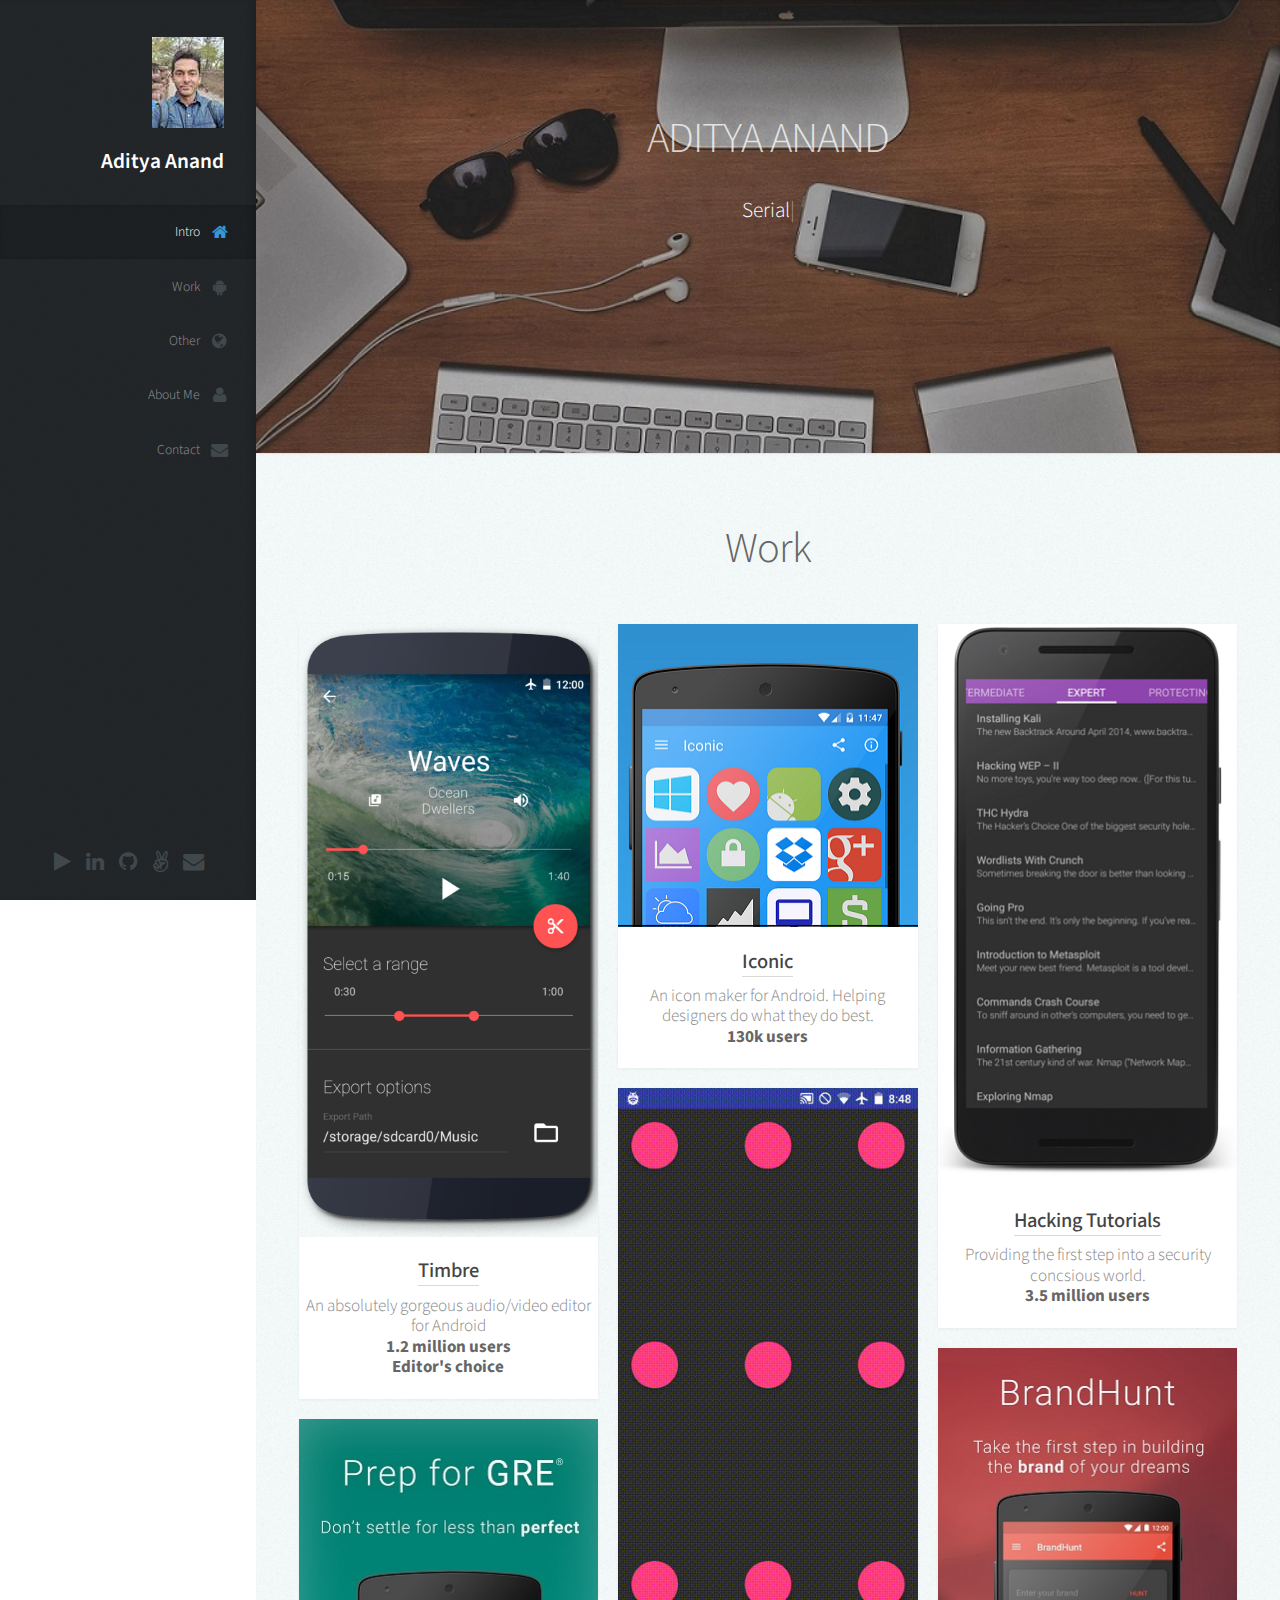
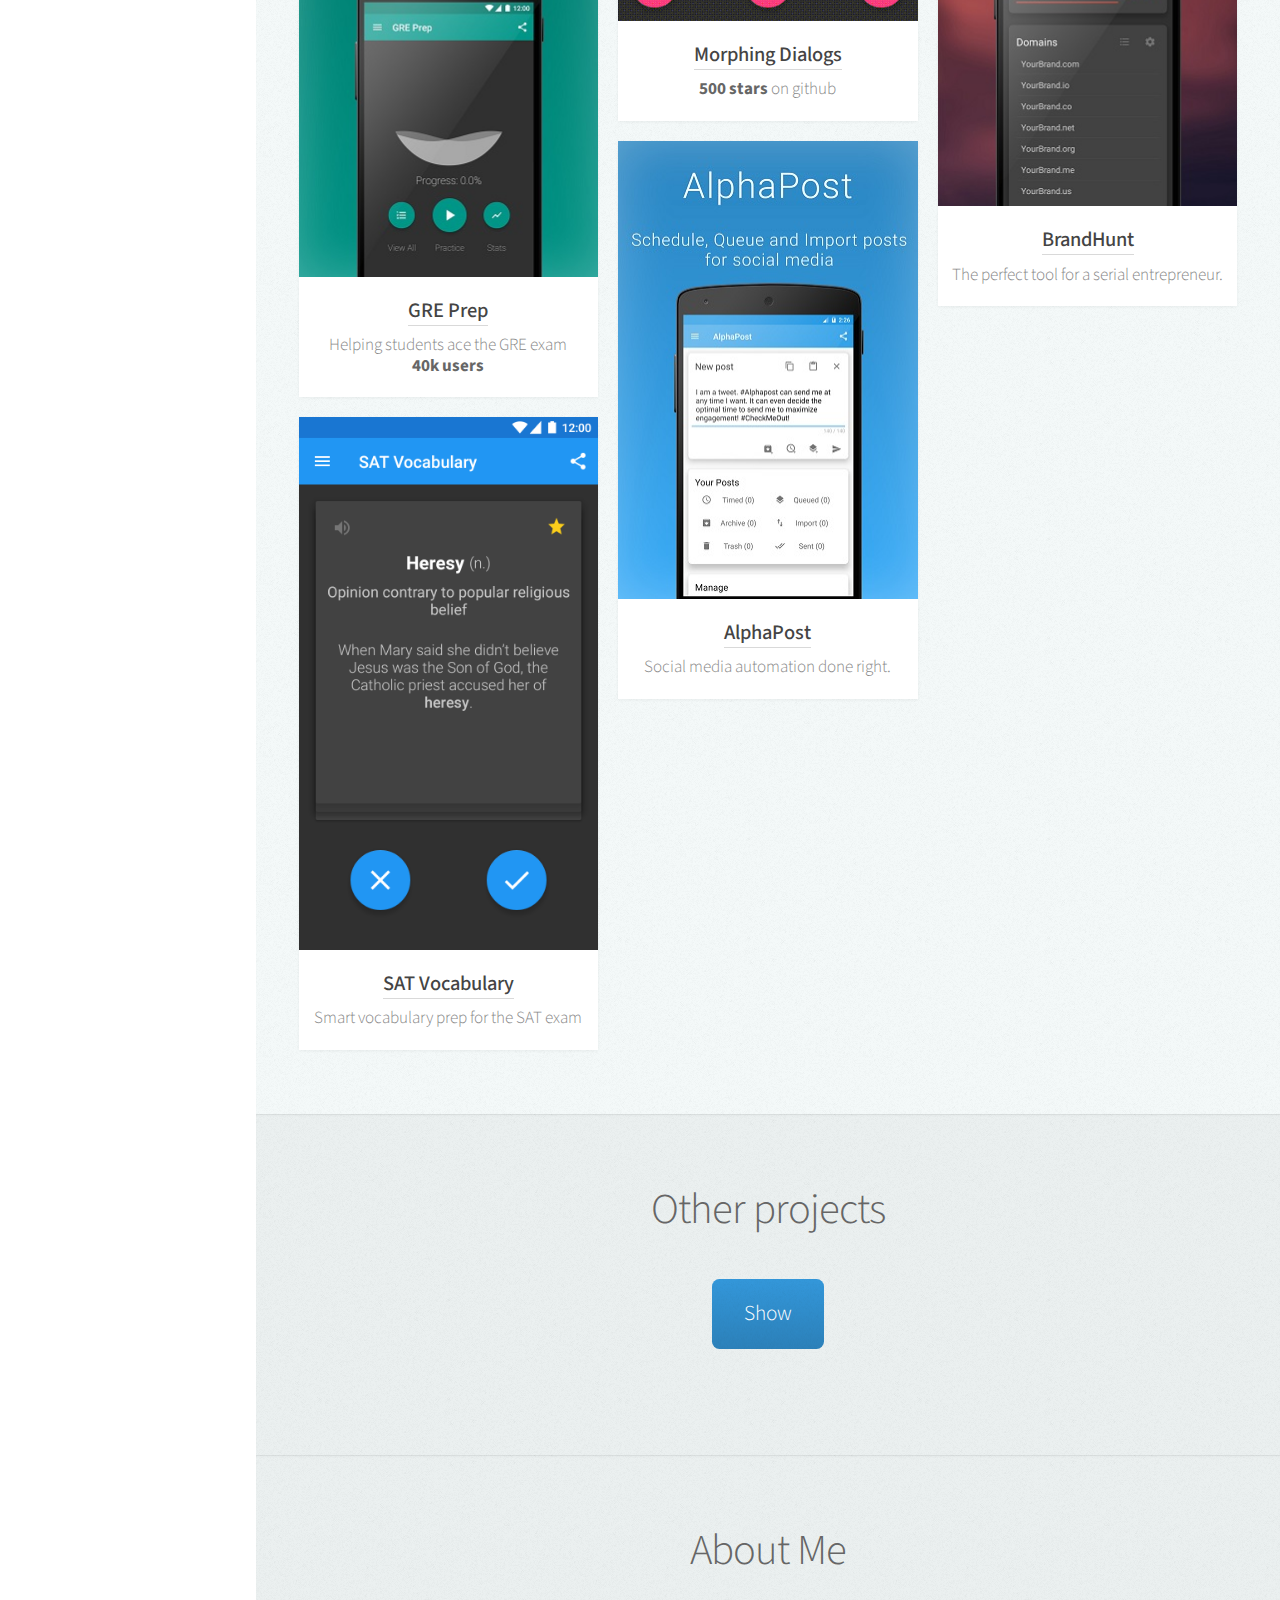
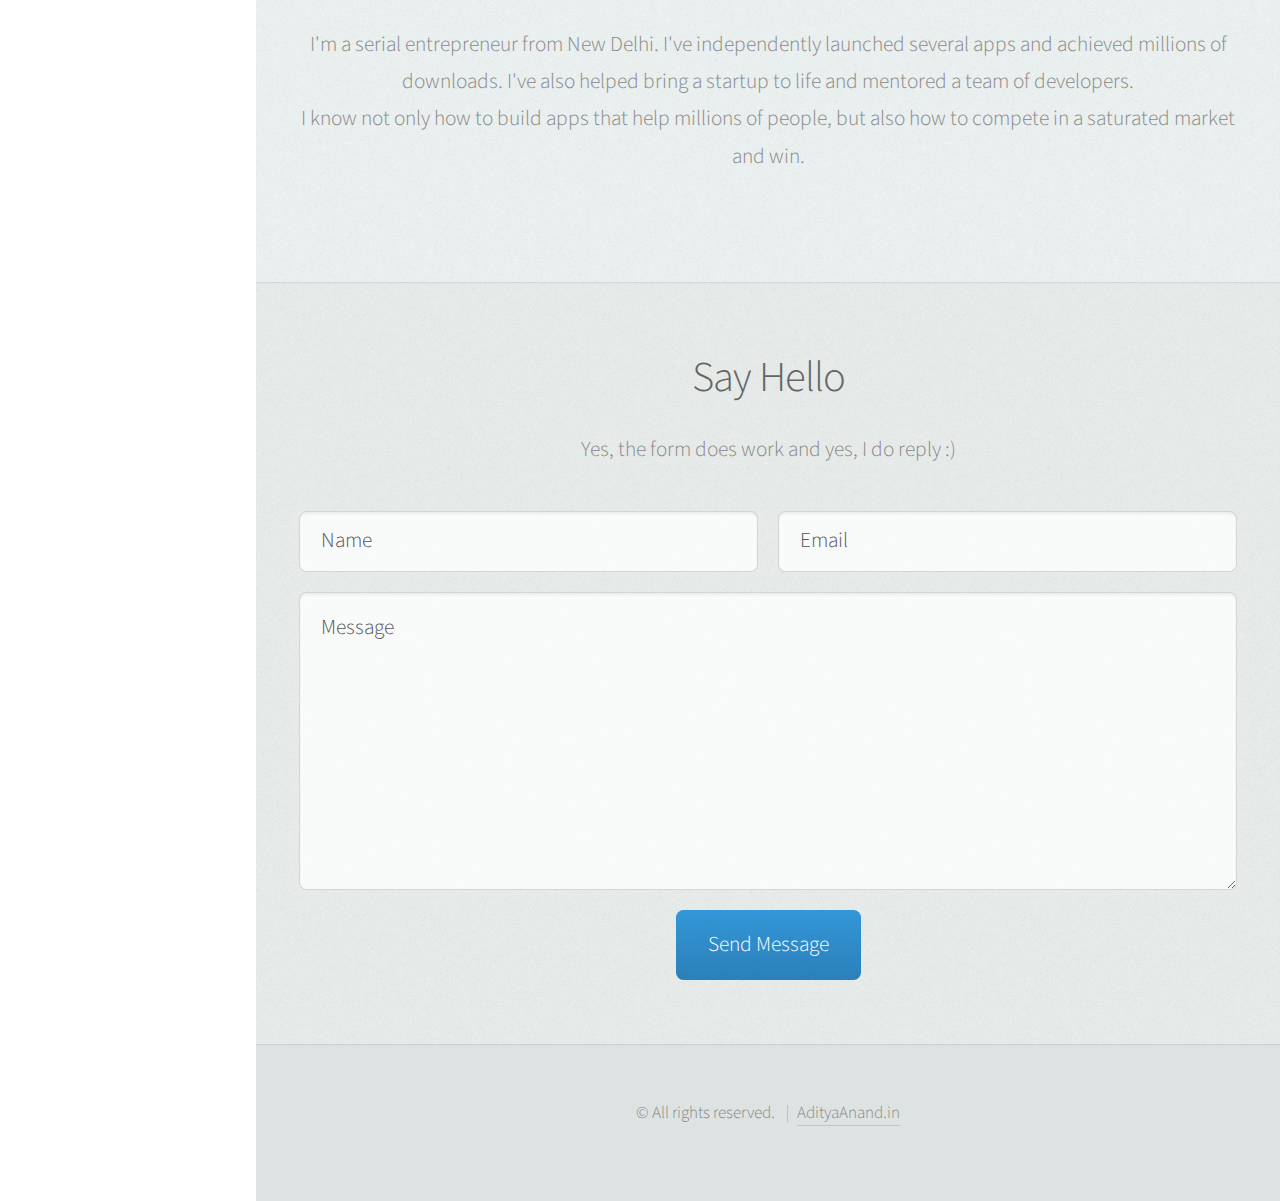
<file: index.html>
<!DOCTYPE HTML>
<html>
<head>
	<title>Aditya Anand</title>
	<meta charset="utf-8" />
	<meta name="viewport" content="width=device-width, initial-scale=1" />
	<link rel="stylesheet" href="assets/css/main.css" />
</head>
<body>
	<div id="header">
		<div class="top">
			<div id="logo">
				<span class="image avatar48"><img src="images/avatar2.jpg" alt="" /></span>
				<h1 id="title">Aditya Anand</h1>
			</div>
			<nav id="nav">
				<ul>
					<li><a href="#top" id="top-link" class="skel-layers-ignoreHref"><span class="icon fa-home">Intro</span></a>
					</li>
					<li><a href="#apps" id="apps-link" class="skel-layers-ignoreHref"><span class="icon fa-android">Work</span></a>
					</li>
					<li><a href="#other" id="other-link" class="skel-layers-ignoreHref"><span class="icon fa-globe">Other</span></a>
					</li>
					<li><a href="#about" id="about-link" class="skel-layers-ignoreHref"><span class="icon fa-user">About Me</span></a></li>
					<li><a href="#contact" id="contact-link" class="skel-layers-ignoreHref"><span class="icon fa-envelope">Contact</span></a>
					</li>
					<!-- <li><a href="http://adityaanand.in/android/" id="blog-link" class="skel-layers-ignoreHref"><span class="icon fa-pencil">Blog</span></a></li> -->
				</ul>
			</nav>
		</div>
		<div class="bottom">
			<ul class="icons">
				<!-- <li><a href="https://twitter.com/xeus_hack" class="icon fa-twitter"><span class="label">Twitter</span></a></li> -->
				<li><a href="https://play.google.com/store/apps/developer?id=Xeus" class="icon fa-play"><span class="label">Play store</span></a>
				</li>
				<li><a href="https://linkedin.com/in/adityaanand2811" class="icon fa-linkedin"><span class="label">Facebook</span></a>
				</li>
				<li><a href="https://github.com/AdityaAnand1" class="icon fa-github"><span class="label">Github</span></a>
				</li>
				<li><a href="https://angel.co/aditya-android-dev" class="icon fa-angellist"><span class="label">Dribbble</span></a>
				</li>
				<li><a href="mailto:adityaanand2811@gmail.com" class="icon fa-envelope"><span class="label">Email</span></a>
				</li>
			</ul>
		</div>
	</div>

	<div id="main">
		<section id="top" class="one dark cover">
			<div class="container">
				<header>
					<h2 class="alt">ADITYA ANAND</h2>
					<p><span class="type-it"></span>
					</p>
					<br>
					<br>
				</header>
<!-- 				<footer>
					<a href="#apps" class="button scrolly">Portfolio</a>
					&nbsp;&nbsp;&nbsp;&nbsp;
					<a href="./resume.pdf" class="button scrolly">Resume (pdf)</a>
				</footer> -->
			</div>
		</section>

		<!-- Apps -->
		<section id="apps" class="two">
			<div class="container">

				<header>
					<h2>Work</h2>
				</header>

				<div class="row">
					<div class="4u 6u(mobile)">
						<article class="item">
							<a href="https://play.google.com/store/apps/details?id=xeus.timbre" class="image fit"><img src="images/timbre.png" alt="" />
							</a>
							<header>
								<h3><a href="https://play.google.com/store/apps/details?id=xeus.timbre">Timbre</a></h3>
								<p class="portfolio-description">An absolutely gorgeous audio/video editor for Android
									<br><strong class="portfolio-description">1.2 million users</strong>
									<br><strong class="portfolio-description">Editor's choice</strong>
								</p>
							</header>
						</article>
						<article class="item hover_shadow">
							<a href="https://play.google.com/store/apps/details?id=in.adityaanand.gre" class="image fit"><img src="images/gre.jpg" alt="" />
							</a>
							<header>
								<h3><a href="https://play.google.com/store/apps/details?id=in.adityaanand.gre">GRE Prep</a></h3>
								<p class="portfolio-description">Helping students ace the GRE exam
									<br>
									<strong class="portfolio-description">40k users</strong>
								</p>
							</header>
						</article>
						<article class="item">
							<a href="https://play.google.com/store/apps/details?id=com.essaygirls.sat" class="image fit"><img src="images/sat-vocabulary.png" alt="" />
							</a>
							<header>
								<h3><a href="https://play.google.com/store/apps/details?id=com.essaygirls.sat">SAT Vocabulary</a></h3>
								<p class="portfolio-description">Smart vocabulary prep for the SAT exam</p>
							</header>
						</article>
					</div>
					<div class="4u 6u(mobile)">
						<article class="item">
							<a href="https://play.google.com/store/apps/details?id=xeus.iconic" class="image fit"><img src="images/iconic-icon.png" alt="" />
							</a>
							<header>
								<h3><a href="https://play.google.com/store/apps/details?id=xeus.iconic">Iconic</a></h3>
								<p class="portfolio-description">An icon maker for Android. Helping designers do what they do best.
									<br>
									<strong class="portfolio-description">130k users</strong>
								</p>
							</header>
						</article>					
						<article class="item">
							<a href="https://github.com/AdityaAnand1/Morphing-Material-Dialogs" class="image fit"><img src="images/foss/morph_dialog.gif" alt="" />
							</a>
							<header>
								<h3><a href="https://github.com/AdityaAnand1/Morphing-Material-Dialogs">Morphing Dialogs</a></h3>
								<p class="portfolio-description"><strong class="portfolio-description">500 stars</strong> on github</p>
							</header>
						</article>
						<article class="item">
							<a href="https://play.google.com/store/apps/details?id=in.adityaanand.alphapost" class="image fit"><img src="images/alphapost.jpg" alt="" />
							</a>
							<header>
								<h3><a href="https://play.google.com/store/apps/details?id=in.adityaanand.alphapost">AlphaPost</a></h3>
								<p class="portfolio-description">Social media automation done right.</p>
							</header>
						</article>		
					</div>

					<div class="4u$ 6u(mobile)">
						<article class="item">
							<a href="https://play.google.com/store/apps/details?id=x.abcd" class="image fit"><img src="images/hacking-tutorials.png" alt="" />
							</a>
							<header>
								<h3><a href="https://play.google.com/store/apps/details?id=x.abcd">Hacking Tutorials</a></h3>
								<p class="portfolio-description">Providing the first step into a security concsious world.
									<br><strong class="portfolio-description">3.5 million users</strong>
								</p>
							</header>
						</article>
						<article class="item">
							<a href="https://play.google.com/store/apps/details?id=com.xeushack.brandhunt" class="image fit"><img src="images/brandhunt.jpg" alt="" />
							</a>
							<header>
								<h3><a href="https://play.google.com/store/apps/details?id=com.xeushack.brandhunt">BrandHunt</a></h3>
								<p class="portfolio-description">The perfect tool for a serial entrepreneur.
								</p>
							</header>
						</article>
					</div>
				</div>

			</div>
		</section>
		<section id="other" class="three">
			<div class="container">
				<header>
					<h2>Other projects</h2> 
					<br>
					<a class="show_projects_button button">Show</a>
				</header>
				<div class = "other_projects">
					<div class="row">
						<div class="4u 6u(mobile)">
							<article class="item">
								<a href="http://xeushack.com/" class="image fit"><img src="images/websites/xeushack.png" alt="" />
								</a>
								<header>
									<h3><a href="http://xeushack.com/">XeusHack</a></h3>
									<p class="portfolio-description">Blog on cyber security</p>
								</header>
							</article>
							<article class="item hover_shadow">
								<a href="http://alphapost.io/" class="image fit"><img src="images/websites/alphapost.io.png" alt="" />
								</a>
								<header>
									<h3><a href="http://alphapost.io/">AlphaPost.io</a></h3>
									<p class="portfolio-description">Companion website of AlphaPost</p>
								</header>
							</article>							
							<article class="item">
								<a href="https://play.google.com/store/apps/details?id=x.tension" class="image fit"><img src="images/xtension.png" alt="" />
								</a>
								<header>
									<h3><a href="https://play.google.com/store/apps/details?id=x.tension">Xtension</a></h3>
									<p class="portfolio-description">A minimalist android game made with Unity.
										<br>
										<strong class="portfolio-description">10k downloads</strong>
									</p>
								</header>
							</article>
							<article class="item">
								<a href="https://play.google.com/store/apps/details?id=xeus.rgb" class="image fit"><img src="images/rgb.png" alt="" />
								</a>
								<header>
									<h3><a href="https://play.google.com/store/apps/details?id=xeus.rgb">RGB Guessing Game</a></h3>
									<p class="portfolio-description">A simple quirky game based on guessing RGB color values.</p>
								</header>
							</article>
						</div>
						<div class="4u 6u(mobile)">
							<article class="item">
								<a href="http://iconic-app.com/" class="image fit"><img src="images/websites/iconic-app.png" alt="" />
								</a>
								<header>
									<h3><a href="http://iconic-app.com/">Iconic-app.com</a></h3>
									<p class="portfolio-description">Companion website of Iconic</p>
								</header>
							</article>
							<article class="item">
								<a href="http://collegenation.org/" class="image fit"><img src="images/websites/collegenation.png" alt="" />
								</a>
								<header>
									<h3><a href="http://collegenation.org/">CollegeNation.org</a></h3>
									<p class="portfolio-description">SAT, GRE and college application prep</p>
								</header>
							</article>
						</div>
						<div class="4u$ 6u(mobile)">
							<article class="item">
								<a href="http://timbre-app.com/" class="image fit"><img src="images/websites/timbre-app.png" alt="" />
								</a>
								<header>
									<h3><a href="http://timbre-app.com/">Timbre-App.com</a></h3>
									<p class="portfolio-description">Companion website of Timbre</p>
								</header>
							</article>
							<article class="item">
								<a href="http://learningtreeschool.in/" class="image fit"><img src="images/websites/learningtree.png" alt="" />
								</a>
								<header>
									<h3><a href="http://learningtreeschool.in/">LearningTreeSchool</a></h3>
									<p class="portfolio-description">Website made for a local learning center</p>
								</header>
							</article>
						</div>
					</div>
				</div>
			</div>
		</section>

		<!-- About Me -->
		<section id="about" class="three">
			<div class="container">

				<header>
					<h2>About Me</h2>
				</header>

				<!-- <a href="#" class="image featured"><img src="images/pic08.jpg" alt=""></a> -->

				<p>I'm a serial entrepreneur from New Delhi. I've independently launched several apps and achieved millions of downloads. I've also helped bring a startup to life and mentored a team of developers.
					<br>
				I know not only how to build apps that help millions of people, but also how to compete in a saturated market and win.</p>

			</div>
		</section>
		<!-- Contact -->
		<section id="contact" class="four">
			<div class="container">

				<header>
					<h2>Say Hello</h2>

				<p>Yes, the form does work and yes, I do reply :)</p>
				</header>
				<form method="post" action="https://formspree.io/adityaanand2811@gmail.com">
					<div class="row">
						<div class="6u 6u(mobile)">
							<input type="text" name="name" placeholder="Name" />
						</div>
						<div class="6u$ 6u(mobile)">
							<input type="text" name="_replyto" placeholder="Email" />
						</div>
						<div class="12u 12u(mobile)">
							<textarea name="message" placeholder="Message"></textarea>
						</div>
						<div class="12u 12u(mobile)">
							<input name="submit" type="submit" value="Send Message" />
						</div>
						<input type="hidden" name="_next" value="#" />
						<input type="hidden" name="_subject" value="AdityaAnand.in Email" />
					</div>
				</form>
			</div>
		</section>
	</div>

	<div id="footer">
		<!-- Copyright ATTRIBUTION: TEMPLATE BY HTML5UP.NET-->
		<ul class="copyright">
			<li>&copy; All rights reserved.</li>
			<li><a href="http://adityaanand.in">AdityaAnand.in</a>
			</li>
		</ul>

	</div>

	<script src="assets/js/jquery.min.js"></script>
	<script src="assets/js/jquery.scrolly.min.js"></script>
	<script src="assets/js/jquery.scrollzer.min.js"></script>
	<script src="assets/js/typeit.min.js"></script>
	<script src="assets/js/skel.min.js"></script>
	<script src="assets/js/util.js"></script>
	<script src="assets/js/main.js"></script>
	<script>
		(function(i,s,o,g,r,a,m){i['GoogleAnalyticsObject']=r;i[r]=i[r]||function(){
			(i[r].q=i[r].q||[]).push(arguments)},i[r].l=1*new Date();a=s.createElement(o),
			m=s.getElementsByTagName(o)[0];a.async=1;a.src=g;m.parentNode.insertBefore(a,m)
		})(window,document,'script','https://www.google-analytics.com/analytics.js','ga');

		ga('create', 'UA-53021866-8', 'auto');
		ga('send', 'pageview');

	</script>
</body>

</html>
</file>
<file: assets/css/main.css>
@import url("font-awesome.min.css");
@import url("http://fonts.googleapis.com/css?family=Source+Sans+Pro:300,300italic,400,600");

.other_projects {
	display: none;
}

html, body, div, span, applet, object, iframe, h1, h2, h3, h4, h5, h6, p, blockquote, pre, a, abbr, acronym, address, big, cite, code, del, dfn, em, img, ins, kbd, q, s, samp, small, strike, strong, sub, sup, tt, var, b, u, i, center, dl, dt, dd, ol, ul, li, fieldset, form, label, legend, table, caption, tbody, tfoot, thead, tr, th, td, article, aside, canvas, details, embed, figure, figcaption, footer, header, hgroup, menu, nav, output, ruby, section, summary, time, mark, audio, video {
	margin: 0;
	padding: 0;
	border: 0;
	font-size: 100%;
	font: inherit;
	vertical-align: baseline;
}

article, aside, details, figcaption, figure, footer, header, hgroup, menu, nav, section {
	display: block;
}

body {
	line-height: 1;
}

ol, ul {
	list-style: none;
}

blockquote, q {
	quotes: none;
}

blockquote:before, blockquote:after, q:before, q:after {
	content: '';
	content: none;
}

table {
	border-collapse: collapse;
	border-spacing: 0;
}

body {
	-webkit-text-size-adjust: none;
}

/* Box Model */

*, *:before, *:after {
	-moz-box-sizing: border-box;
	-webkit-box-sizing: border-box;
	box-sizing: border-box;
}

/* Containers */

.container {
	margin-left: auto;
	margin-right: auto;
}

.container.\31 25\25 {
	width: 100%;
	max-width: 1750px;
	min-width: 1400px;
}

.container.\37 5\25 {
	width: 1050px;
}

.container.\35 0\25 {
	width: 700px;
}

.container.\32 5\25 {
	width: 350px;
}

.container {
	width: 1400px;
}

@media screen and (min-width: 961px) and (max-width: 1880px) {

	.container.\31 25\25 {
		width: 100%;
		max-width: 1500px;
		min-width: 1200px;
	}

	.container.\37 5\25 {
		width: 900px;
	}

	.container.\35 0\25 {
		width: 600px;
	}

	.container.\32 5\25 {
		width: 300px;
	}

	.container {
		width: 1200px;
	}

}

@media screen and (min-width: 961px) and (max-width: 1620px) {

	.container.\31 25\25 {
		width: 100%;
		max-width: 1200px;
		min-width: 960px;
	}

	.container.\37 5\25 {
		width: 720px;
	}

	.container.\35 0\25 {
		width: 480px;
	}

	.container.\32 5\25 {
		width: 240px;
	}

	.container {
		width: 960px;
	}

}

@media screen and (min-width: 961px) and (max-width: 1320px) {

	.container.\31 25\25 {
		width: 100%;
		max-width: 125%;
		min-width: 100%;
	}

	.container.\37 5\25 {
		width: 75%;
	}

	.container.\35 0\25 {
		width: 50%;
	}

	.container.\32 5\25 {
		width: 25%;
	}

	.container {
		width: 100%;
	}

}

@media screen and (max-width: 960px) {

	.container.\31 25\25 {
		width: 100%;
		max-width: 125%;
		min-width: 100%;
	}

	.container.\37 5\25 {
		width: 75%;
	}

	.container.\35 0\25 {
		width: 50%;
	}

	.container.\32 5\25 {
		width: 25%;
	}

	.container {
		width: 100%;
	}

}

@media screen and (max-width: 736px) {

	.container.\31 25\25 {
		width: 100%;
		max-width: 125%;
		min-width: 100%;
	}

	.container.\37 5\25 {
		width: 75%;
	}

	.container.\35 0\25 {
		width: 50%;
	}

	.container.\32 5\25 {
		width: 25%;
	}

	.container {
		width: 100% !important;
	}

}

/* Grid */

.row {
	border-bottom: solid 1px transparent;
	-moz-box-sizing: border-box;
	-webkit-box-sizing: border-box;
	box-sizing: border-box;
}

.row > * {
	float: left;
	-moz-box-sizing: border-box;
	-webkit-box-sizing: border-box;
	box-sizing: border-box;
}

.row:after, .row:before {
	content: '';
	display: block;
	clear: both;
	height: 0;
}

.row.uniform > * > :first-child {
	margin-top: 0;
}

.row.uniform > * > :last-child {
	margin-bottom: 0;
}

.row.\30 \25 > * {
	padding: 0px 0 0 0px;
}

.row.\30 \25 {
	margin: 0px 0 -1px 0px;
}

.row.uniform.\30 \25 > * {
	padding: 0px 0 0 0px;
}

.row.uniform.\30 \25 {
	margin: 0px 0 -1px 0px;
}

.row > * {
	padding: 40px 0 0 40px;
}

.row {
	margin: -40px 0 -1px -40px;
}

.row.uniform > * {
	padding: 40px 0 0 40px;
}

.row.uniform {
	margin: -40px 0 -1px -40px;
}

.row.\32 00\25 > * {
	padding: 80px 0 0 80px;
}

.row.\32 00\25 {
	margin: -80px 0 -1px -80px;
}

.row.uniform.\32 00\25 > * {
	padding: 80px 0 0 80px;
}

.row.uniform.\32 00\25 {
	margin: -80px 0 -1px -80px;
}

.row.\31 50\25 > * {
	padding: 60px 0 0 60px;
}

.row.\31 50\25 {
	margin: -60px 0 -1px -60px;
}

.row.uniform.\31 50\25 > * {
	padding: 60px 0 0 60px;
}

.row.uniform.\31 50\25 {
	margin: -60px 0 -1px -60px;
}

.row.\35 0\25 > * {
	padding: 20px 0 0 20px;
}

.row.\35 0\25 {
	margin: -20px 0 -1px -20px;
}

.row.uniform.\35 0\25 > * {
	padding: 20px 0 0 20px;
}

.row.uniform.\35 0\25 {
	margin: -20px 0 -1px -20px;
}

.row.\32 5\25 > * {
	padding: 10px 0 0 10px;
}

.row.\32 5\25 {
	margin: -10px 0 -1px -10px;
}

.row.uniform.\32 5\25 > * {
	padding: 10px 0 0 10px;
}

.row.uniform.\32 5\25 {
	margin: -10px 0 -1px -10px;
}

.\31 2u, .\31 2u\24 {
	width: 100%;
	clear: none;
	margin-left: 0;
}

.\31 1u, .\31 1u\24 {
	width: 91.6666666667%;
	clear: none;
	margin-left: 0;
}

.\31 0u, .\31 0u\24 {
	width: 83.3333333333%;
	clear: none;
	margin-left: 0;
}

.\39 u, .\39 u\24 {
	width: 75%;
	clear: none;
	margin-left: 0;
}

.\38 u, .\38 u\24 {
	width: 66.6666666667%;
	clear: none;
	margin-left: 0;
}

.\37 u, .\37 u\24 {
	width: 58.3333333333%;
	clear: none;
	margin-left: 0;
}

.\36 u, .\36 u\24 {
	width: 50%;
	clear: none;
	margin-left: 0;
}

.\35 u, .\35 u\24 {
	width: 41.6666666667%;
	clear: none;
	margin-left: 0;
}

.\34 u, .\34 u\24 {
	width: 33.3333333333%;
	clear: none;
	margin-left: 0;
}

.\33 u, .\33 u\24 {
	width: 25%;
	clear: none;
	margin-left: 0;
}

.\32 u, .\32 u\24 {
	width: 16.6666666667%;
	clear: none;
	margin-left: 0;
}

.\31 u, .\31 u\24 {
	width: 8.3333333333%;
	clear: none;
	margin-left: 0;
}

.\31 2u\24 + *,
.\31 1u\24 + *,
.\31 0u\24 + *,
.\39 u\24 + *,
.\38 u\24 + *,
.\37 u\24 + *,
.\36 u\24 + *,
.\35 u\24 + *,
.\34 u\24 + *,
.\33 u\24 + *,
.\32 u\24 + *,
.\31 u\24 + * {
	clear: left;
}

.\-11u {
	margin-left: 91.66667%;
}

.\-10u {
	margin-left: 83.33333%;
}

.\-9u {
	margin-left: 75%;
}

.\-8u {
	margin-left: 66.66667%;
}

.\-7u {
	margin-left: 58.33333%;
}

.\-6u {
	margin-left: 50%;
}

.\-5u {
	margin-left: 41.66667%;
}

.\-4u {
	margin-left: 33.33333%;
}

.\-3u {
	margin-left: 25%;
}

.\-2u {
	margin-left: 16.66667%;
}

.\-1u {
	margin-left: 8.33333%;
}

@media screen and (min-width: 961px) and (max-width: 1880px) {

	.row > * {
		padding: 40px 0 0 40px;
	}

	.row {
		margin: -40px 0 -1px -40px;
	}

	.row.uniform > * {
		padding: 40px 0 0 40px;
	}

	.row.uniform {
		margin: -40px 0 -1px -40px;
	}

	.row.\32 00\25 > * {
		padding: 80px 0 0 80px;
	}

	.row.\32 00\25 {
		margin: -80px 0 -1px -80px;
	}

	.row.uniform.\32 00\25 > * {
		padding: 80px 0 0 80px;
	}

	.row.uniform.\32 00\25 {
		margin: -80px 0 -1px -80px;
	}

	.row.\31 50\25 > * {
		padding: 60px 0 0 60px;
	}

	.row.\31 50\25 {
		margin: -60px 0 -1px -60px;
	}

	.row.uniform.\31 50\25 > * {
		padding: 60px 0 0 60px;
	}

	.row.uniform.\31 50\25 {
		margin: -60px 0 -1px -60px;
	}

	.row.\35 0\25 > * {
		padding: 20px 0 0 20px;
	}

	.row.\35 0\25 {
		margin: -20px 0 -1px -20px;
	}

	.row.uniform.\35 0\25 > * {
		padding: 20px 0 0 20px;
	}

	.row.uniform.\35 0\25 {
		margin: -20px 0 -1px -20px;
	}

	.row.\32 5\25 > * {
		padding: 10px 0 0 10px;
	}

	.row.\32 5\25 {
		margin: -10px 0 -1px -10px;
	}

	.row.uniform.\32 5\25 > * {
		padding: 10px 0 0 10px;
	}

	.row.uniform.\32 5\25 {
		margin: -10px 0 -1px -10px;
	}

	.\31 2u\28wide\29, .\31 2u\24\28wide\29 {
		width: 100%;
		clear: none;
		margin-left: 0;
	}

	.\31 1u\28wide\29, .\31 1u\24\28wide\29 {
		width: 91.6666666667%;
		clear: none;
		margin-left: 0;
	}

	.\31 0u\28wide\29, .\31 0u\24\28wide\29 {
		width: 83.3333333333%;
		clear: none;
		margin-left: 0;
	}

	.\39 u\28wide\29, .\39 u\24\28wide\29 {
		width: 75%;
		clear: none;
		margin-left: 0;
	}

	.\38 u\28wide\29, .\38 u\24\28wide\29 {
		width: 66.6666666667%;
		clear: none;
		margin-left: 0;
	}

	.\37 u\28wide\29, .\37 u\24\28wide\29 {
		width: 58.3333333333%;
		clear: none;
		margin-left: 0;
	}

	.\36 u\28wide\29, .\36 u\24\28wide\29 {
		width: 50%;
		clear: none;
		margin-left: 0;
	}

	.\35 u\28wide\29, .\35 u\24\28wide\29 {
		width: 41.6666666667%;
		clear: none;
		margin-left: 0;
	}

	.\34 u\28wide\29, .\34 u\24\28wide\29 {
		width: 33.3333333333%;
		clear: none;
		margin-left: 0;
	}

	.\33 u\28wide\29, .\33 u\24\28wide\29 {
		width: 25%;
		clear: none;
		margin-left: 0;
	}

	.\32 u\28wide\29, .\32 u\24\28wide\29 {
		width: 16.6666666667%;
		clear: none;
		margin-left: 0;
	}

	.\31 u\28wide\29, .\31 u\24\28wide\29 {
		width: 8.3333333333%;
		clear: none;
		margin-left: 0;
	}

	.\31 2u\24\28wide\29 + *,
	.\31 1u\24\28wide\29 + *,
	.\31 0u\24\28wide\29 + *,
	.\39 u\24\28wide\29 + *,
	.\38 u\24\28wide\29 + *,
	.\37 u\24\28wide\29 + *,
	.\36 u\24\28wide\29 + *,
	.\35 u\24\28wide\29 + *,
	.\34 u\24\28wide\29 + *,
	.\33 u\24\28wide\29 + *,
	.\32 u\24\28wide\29 + *,
	.\31 u\24\28wide\29 + * {
		clear: left;
	}

	.\-11u\28wide\29 {
		margin-left: 91.66667%;
	}

	.\-10u\28wide\29 {
		margin-left: 83.33333%;
	}

	.\-9u\28wide\29 {
		margin-left: 75%;
	}

	.\-8u\28wide\29 {
		margin-left: 66.66667%;
	}

	.\-7u\28wide\29 {
		margin-left: 58.33333%;
	}

	.\-6u\28wide\29 {
		margin-left: 50%;
	}

	.\-5u\28wide\29 {
		margin-left: 41.66667%;
	}

	.\-4u\28wide\29 {
		margin-left: 33.33333%;
	}

	.\-3u\28wide\29 {
		margin-left: 25%;
	}

	.\-2u\28wide\29 {
		margin-left: 16.66667%;
	}

	.\-1u\28wide\29 {
		margin-left: 8.33333%;
	}

}

@media screen and (min-width: 961px) and (max-width: 1620px) {

	.row > * {
		padding: 40px 0 0 40px;
	}

	.row {
		margin: -40px 0 -1px -40px;
	}

	.row.uniform > * {
		padding: 40px 0 0 40px;
	}

	.row.uniform {
		margin: -40px 0 -1px -40px;
	}

	.row.\32 00\25 > * {
		padding: 80px 0 0 80px;
	}

	.row.\32 00\25 {
		margin: -80px 0 -1px -80px;
	}

	.row.uniform.\32 00\25 > * {
		padding: 80px 0 0 80px;
	}

	.row.uniform.\32 00\25 {
		margin: -80px 0 -1px -80px;
	}

	.row.\31 50\25 > * {
		padding: 60px 0 0 60px;
	}

	.row.\31 50\25 {
		margin: -60px 0 -1px -60px;
	}

	.row.uniform.\31 50\25 > * {
		padding: 60px 0 0 60px;
	}

	.row.uniform.\31 50\25 {
		margin: -60px 0 -1px -60px;
	}

	.row.\35 0\25 > * {
		padding: 20px 0 0 20px;
	}

	.row.\35 0\25 {
		margin: -20px 0 -1px -20px;
	}

	.row.uniform.\35 0\25 > * {
		padding: 20px 0 0 20px;
	}

	.row.uniform.\35 0\25 {
		margin: -20px 0 -1px -20px;
	}

	.row.\32 5\25 > * {
		padding: 10px 0 0 10px;
	}

	.row.\32 5\25 {
		margin: -10px 0 -1px -10px;
	}

	.row.uniform.\32 5\25 > * {
		padding: 10px 0 0 10px;
	}

	.row.uniform.\32 5\25 {
		margin: -10px 0 -1px -10px;
	}

	.\31 2u\28normal\29, .\31 2u\24\28normal\29 {
		width: 100%;
		clear: none;
		margin-left: 0;
	}

	.\31 1u\28normal\29, .\31 1u\24\28normal\29 {
		width: 91.6666666667%;
		clear: none;
		margin-left: 0;
	}

	.\31 0u\28normal\29, .\31 0u\24\28normal\29 {
		width: 83.3333333333%;
		clear: none;
		margin-left: 0;
	}

	.\39 u\28normal\29, .\39 u\24\28normal\29 {
		width: 75%;
		clear: none;
		margin-left: 0;
	}

	.\38 u\28normal\29, .\38 u\24\28normal\29 {
		width: 66.6666666667%;
		clear: none;
		margin-left: 0;
	}

	.\37 u\28normal\29, .\37 u\24\28normal\29 {
		width: 58.3333333333%;
		clear: none;
		margin-left: 0;
	}

	.\36 u\28normal\29, .\36 u\24\28normal\29 {
		width: 50%;
		clear: none;
		margin-left: 0;
	}

	.\35 u\28normal\29, .\35 u\24\28normal\29 {
		width: 41.6666666667%;
		clear: none;
		margin-left: 0;
	}

	.\34 u\28normal\29, .\34 u\24\28normal\29 {
		width: 33.3333333333%;
		clear: none;
		margin-left: 0;
	}

	.\33 u\28normal\29, .\33 u\24\28normal\29 {
		width: 25%;
		clear: none;
		margin-left: 0;
	}

	.\32 u\28normal\29, .\32 u\24\28normal\29 {
		width: 16.6666666667%;
		clear: none;
		margin-left: 0;
	}

	.\31 u\28normal\29, .\31 u\24\28normal\29 {
		width: 8.3333333333%;
		clear: none;
		margin-left: 0;
	}

	.\31 2u\24\28normal\29 + *,
	.\31 1u\24\28normal\29 + *,
	.\31 0u\24\28normal\29 + *,
	.\39 u\24\28normal\29 + *,
	.\38 u\24\28normal\29 + *,
	.\37 u\24\28normal\29 + *,
	.\36 u\24\28normal\29 + *,
	.\35 u\24\28normal\29 + *,
	.\34 u\24\28normal\29 + *,
	.\33 u\24\28normal\29 + *,
	.\32 u\24\28normal\29 + *,
	.\31 u\24\28normal\29 + * {
		clear: left;
	}

	.\-11u\28normal\29 {
		margin-left: 91.66667%;
	}

	.\-10u\28normal\29 {
		margin-left: 83.33333%;
	}

	.\-9u\28normal\29 {
		margin-left: 75%;
	}

	.\-8u\28normal\29 {
		margin-left: 66.66667%;
	}

	.\-7u\28normal\29 {
		margin-left: 58.33333%;
	}

	.\-6u\28normal\29 {
		margin-left: 50%;
	}

	.\-5u\28normal\29 {
		margin-left: 41.66667%;
	}

	.\-4u\28normal\29 {
		margin-left: 33.33333%;
	}

	.\-3u\28normal\29 {
		margin-left: 25%;
	}

	.\-2u\28normal\29 {
		margin-left: 16.66667%;
	}

	.\-1u\28normal\29 {
		margin-left: 8.33333%;
	}

}

@media screen and (min-width: 961px) and (max-width: 1320px) {

	.row > * {
		padding: 20px 0 0 20px;
	}

	.row {
		margin: -20px 0 -1px -20px;
	}

	.row.uniform > * {
		padding: 20px 0 0 20px;
	}

	.row.uniform {
		margin: -20px 0 -1px -20px;
	}

	.row.\32 00\25 > * {
		padding: 40px 0 0 40px;
	}

	.row.\32 00\25 {
		margin: -40px 0 -1px -40px;
	}

	.row.uniform.\32 00\25 > * {
		padding: 40px 0 0 40px;
	}

	.row.uniform.\32 00\25 {
		margin: -40px 0 -1px -40px;
	}

	.row.\31 50\25 > * {
		padding: 30px 0 0 30px;
	}

	.row.\31 50\25 {
		margin: -30px 0 -1px -30px;
	}

	.row.uniform.\31 50\25 > * {
		padding: 30px 0 0 30px;
	}

	.row.uniform.\31 50\25 {
		margin: -30px 0 -1px -30px;
	}

	.row.\35 0\25 > * {
		padding: 10px 0 0 10px;
	}

	.row.\35 0\25 {
		margin: -10px 0 -1px -10px;
	}

	.row.uniform.\35 0\25 > * {
		padding: 10px 0 0 10px;
	}

	.row.uniform.\35 0\25 {
		margin: -10px 0 -1px -10px;
	}

	.row.\32 5\25 > * {
		padding: 5px 0 0 5px;
	}

	.row.\32 5\25 {
		margin: -5px 0 -1px -5px;
	}

	.row.uniform.\32 5\25 > * {
		padding: 5px 0 0 5px;
	}

	.row.uniform.\32 5\25 {
		margin: -5px 0 -1px -5px;
	}

	.\31 2u\28narrow\29, .\31 2u\24\28narrow\29 {
		width: 100%;
		clear: none;
		margin-left: 0;
	}

	.\31 1u\28narrow\29, .\31 1u\24\28narrow\29 {
		width: 91.6666666667%;
		clear: none;
		margin-left: 0;
	}

	.\31 0u\28narrow\29, .\31 0u\24\28narrow\29 {
		width: 83.3333333333%;
		clear: none;
		margin-left: 0;
	}

	.\39 u\28narrow\29, .\39 u\24\28narrow\29 {
		width: 75%;
		clear: none;
		margin-left: 0;
	}

	.\38 u\28narrow\29, .\38 u\24\28narrow\29 {
		width: 66.6666666667%;
		clear: none;
		margin-left: 0;
	}

	.\37 u\28narrow\29, .\37 u\24\28narrow\29 {
		width: 58.3333333333%;
		clear: none;
		margin-left: 0;
	}

	.\36 u\28narrow\29, .\36 u\24\28narrow\29 {
		width: 50%;
		clear: none;
		margin-left: 0;
	}

	.\35 u\28narrow\29, .\35 u\24\28narrow\29 {
		width: 41.6666666667%;
		clear: none;
		margin-left: 0;
	}

	.\34 u\28narrow\29, .\34 u\24\28narrow\29 {
		width: 33.3333333333%;
		clear: none;
		margin-left: 0;
	}

	.\33 u\28narrow\29, .\33 u\24\28narrow\29 {
		width: 25%;
		clear: none;
		margin-left: 0;
	}

	.\32 u\28narrow\29, .\32 u\24\28narrow\29 {
		width: 16.6666666667%;
		clear: none;
		margin-left: 0;
	}

	.\31 u\28narrow\29, .\31 u\24\28narrow\29 {
		width: 8.3333333333%;
		clear: none;
		margin-left: 0;
	}

	.\31 2u\24\28narrow\29 + *,
	.\31 1u\24\28narrow\29 + *,
	.\31 0u\24\28narrow\29 + *,
	.\39 u\24\28narrow\29 + *,
	.\38 u\24\28narrow\29 + *,
	.\37 u\24\28narrow\29 + *,
	.\36 u\24\28narrow\29 + *,
	.\35 u\24\28narrow\29 + *,
	.\34 u\24\28narrow\29 + *,
	.\33 u\24\28narrow\29 + *,
	.\32 u\24\28narrow\29 + *,
	.\31 u\24\28narrow\29 + * {
		clear: left;
	}

	.\-11u\28narrow\29 {
		margin-left: 91.66667%;
	}

	.\-10u\28narrow\29 {
		margin-left: 83.33333%;
	}

	.\-9u\28narrow\29 {
		margin-left: 75%;
	}

	.\-8u\28narrow\29 {
		margin-left: 66.66667%;
	}

	.\-7u\28narrow\29 {
		margin-left: 58.33333%;
	}

	.\-6u\28narrow\29 {
		margin-left: 50%;
	}

	.\-5u\28narrow\29 {
		margin-left: 41.66667%;
	}

	.\-4u\28narrow\29 {
		margin-left: 33.33333%;
	}

	.\-3u\28narrow\29 {
		margin-left: 25%;
	}

	.\-2u\28narrow\29 {
		margin-left: 16.66667%;
	}

	.\-1u\28narrow\29 {
		margin-left: 8.33333%;
	}

}

@media screen and (max-width: 960px) {

	.row > * {
		padding: 20px 0 0 20px;
	}

	.row {
		margin: -20px 0 -1px -20px;
	}

	.row.uniform > * {
		padding: 20px 0 0 20px;
	}

	.row.uniform {
		margin: -20px 0 -1px -20px;
	}

	.row.\32 00\25 > * {
		padding: 40px 0 0 40px;
	}

	.row.\32 00\25 {
		margin: -40px 0 -1px -40px;
	}

	.row.uniform.\32 00\25 > * {
		padding: 40px 0 0 40px;
	}

	.row.uniform.\32 00\25 {
		margin: -40px 0 -1px -40px;
	}

	.row.\31 50\25 > * {
		padding: 30px 0 0 30px;
	}

	.row.\31 50\25 {
		margin: -30px 0 -1px -30px;
	}

	.row.uniform.\31 50\25 > * {
		padding: 30px 0 0 30px;
	}

	.row.uniform.\31 50\25 {
		margin: -30px 0 -1px -30px;
	}

	.row.\35 0\25 > * {
		padding: 10px 0 0 10px;
	}

	.row.\35 0\25 {
		margin: -10px 0 -1px -10px;
	}

	.row.uniform.\35 0\25 > * {
		padding: 10px 0 0 10px;
	}

	.row.uniform.\35 0\25 {
		margin: -10px 0 -1px -10px;
	}

	.row.\32 5\25 > * {
		padding: 5px 0 0 5px;
	}

	.row.\32 5\25 {
		margin: -5px 0 -1px -5px;
	}

	.row.uniform.\32 5\25 > * {
		padding: 5px 0 0 5px;
	}

	.row.uniform.\32 5\25 {
		margin: -5px 0 -1px -5px;
	}

	.\31 2u\28narrower\29, .\31 2u\24\28narrower\29 {
		width: 100%;
		clear: none;
		margin-left: 0;
	}

	.\31 1u\28narrower\29, .\31 1u\24\28narrower\29 {
		width: 91.6666666667%;
		clear: none;
		margin-left: 0;
	}

	.\31 0u\28narrower\29, .\31 0u\24\28narrower\29 {
		width: 83.3333333333%;
		clear: none;
		margin-left: 0;
	}

	.\39 u\28narrower\29, .\39 u\24\28narrower\29 {
		width: 75%;
		clear: none;
		margin-left: 0;
	}

	.\38 u\28narrower\29, .\38 u\24\28narrower\29 {
		width: 66.6666666667%;
		clear: none;
		margin-left: 0;
	}

	.\37 u\28narrower\29, .\37 u\24\28narrower\29 {
		width: 58.3333333333%;
		clear: none;
		margin-left: 0;
	}

	.\36 u\28narrower\29, .\36 u\24\28narrower\29 {
		width: 50%;
		clear: none;
		margin-left: 0;
	}

	.\35 u\28narrower\29, .\35 u\24\28narrower\29 {
		width: 41.6666666667%;
		clear: none;
		margin-left: 0;
	}

	.\34 u\28narrower\29, .\34 u\24\28narrower\29 {
		width: 33.3333333333%;
		clear: none;
		margin-left: 0;
	}

	.\33 u\28narrower\29, .\33 u\24\28narrower\29 {
		width: 25%;
		clear: none;
		margin-left: 0;
	}

	.\32 u\28narrower\29, .\32 u\24\28narrower\29 {
		width: 16.6666666667%;
		clear: none;
		margin-left: 0;
	}

	.\31 u\28narrower\29, .\31 u\24\28narrower\29 {
		width: 8.3333333333%;
		clear: none;
		margin-left: 0;
	}

	.\31 2u\24\28narrower\29 + *,
	.\31 1u\24\28narrower\29 + *,
	.\31 0u\24\28narrower\29 + *,
	.\39 u\24\28narrower\29 + *,
	.\38 u\24\28narrower\29 + *,
	.\37 u\24\28narrower\29 + *,
	.\36 u\24\28narrower\29 + *,
	.\35 u\24\28narrower\29 + *,
	.\34 u\24\28narrower\29 + *,
	.\33 u\24\28narrower\29 + *,
	.\32 u\24\28narrower\29 + *,
	.\31 u\24\28narrower\29 + * {
		clear: left;
	}

	.\-11u\28narrower\29 {
		margin-left: 91.66667%;
	}

	.\-10u\28narrower\29 {
		margin-left: 83.33333%;
	}

	.\-9u\28narrower\29 {
		margin-left: 75%;
	}

	.\-8u\28narrower\29 {
		margin-left: 66.66667%;
	}

	.\-7u\28narrower\29 {
		margin-left: 58.33333%;
	}

	.\-6u\28narrower\29 {
		margin-left: 50%;
	}

	.\-5u\28narrower\29 {
		margin-left: 41.66667%;
	}

	.\-4u\28narrower\29 {
		margin-left: 33.33333%;
	}

	.\-3u\28narrower\29 {
		margin-left: 25%;
	}

	.\-2u\28narrower\29 {
		margin-left: 16.66667%;
	}

	.\-1u\28narrower\29 {
		margin-left: 8.33333%;
	}

}

@media screen and (max-width: 736px) {

	.row > * {
		padding: 20px 0 0 20px;
	}

	.row {
		margin: -20px 0 -1px -20px;
	}

	.row.uniform > * {
		padding: 20px 0 0 20px;
	}

	.row.uniform {
		margin: -20px 0 -1px -20px;
	}

	.row.\32 00\25 > * {
		padding: 40px 0 0 40px;
	}

	.row.\32 00\25 {
		margin: -40px 0 -1px -40px;
	}

	.row.uniform.\32 00\25 > * {
		padding: 40px 0 0 40px;
	}

	.row.uniform.\32 00\25 {
		margin: -40px 0 -1px -40px;
	}

	.row.\31 50\25 > * {
		padding: 30px 0 0 30px;
	}

	.row.\31 50\25 {
		margin: -30px 0 -1px -30px;
	}

	.row.uniform.\31 50\25 > * {
		padding: 30px 0 0 30px;
	}

	.row.uniform.\31 50\25 {
		margin: -30px 0 -1px -30px;
	}

	.row.\35 0\25 > * {
		padding: 10px 0 0 10px;
	}

	.row.\35 0\25 {
		margin: -10px 0 -1px -10px;
	}

	.row.uniform.\35 0\25 > * {
		padding: 10px 0 0 10px;
	}

	.row.uniform.\35 0\25 {
		margin: -10px 0 -1px -10px;
	}

	.row.\32 5\25 > * {
		padding: 5px 0 0 5px;
	}

	.row.\32 5\25 {
		margin: -5px 0 -1px -5px;
	}

	.row.uniform.\32 5\25 > * {
		padding: 5px 0 0 5px;
	}

	.row.uniform.\32 5\25 {
		margin: -5px 0 -1px -5px;
	}

	.\31 2u\28mobile\29, .\31 2u\24\28mobile\29 {
		width: 100%;
		clear: none;
		margin-left: 0;
	}

	.\31 1u\28mobile\29, .\31 1u\24\28mobile\29 {
		width: 91.6666666667%;
		clear: none;
		margin-left: 0;
	}

	.\31 0u\28mobile\29, .\31 0u\24\28mobile\29 {
		width: 83.3333333333%;
		clear: none;
		margin-left: 0;
	}

	.\39 u\28mobile\29, .\39 u\24\28mobile\29 {
		width: 75%;
		clear: none;
		margin-left: 0;
	}

	.\38 u\28mobile\29, .\38 u\24\28mobile\29 {
		width: 66.6666666667%;
		clear: none;
		margin-left: 0;
	}

	.\37 u\28mobile\29, .\37 u\24\28mobile\29 {
		width: 58.3333333333%;
		clear: none;
		margin-left: 0;
	}

	.\36 u\28mobile\29, .\36 u\24\28mobile\29 {
		width: 50%;
		clear: none;
		margin-left: 0;
	}

	.\35 u\28mobile\29, .\35 u\24\28mobile\29 {
		width: 41.6666666667%;
		clear: none;
		margin-left: 0;
	}

	.\34 u\28mobile\29, .\34 u\24\28mobile\29 {
		width: 33.3333333333%;
		clear: none;
		margin-left: 0;
	}

	.\33 u\28mobile\29, .\33 u\24\28mobile\29 {
		width: 25%;
		clear: none;
		margin-left: 0;
	}

	.\32 u\28mobile\29, .\32 u\24\28mobile\29 {
		width: 16.6666666667%;
		clear: none;
		margin-left: 0;
	}

	.\31 u\28mobile\29, .\31 u\24\28mobile\29 {
		width: 8.3333333333%;
		clear: none;
		margin-left: 0;
	}

	.\31 2u\24\28mobile\29 + *,
	.\31 1u\24\28mobile\29 + *,
	.\31 0u\24\28mobile\29 + *,
	.\39 u\24\28mobile\29 + *,
	.\38 u\24\28mobile\29 + *,
	.\37 u\24\28mobile\29 + *,
	.\36 u\24\28mobile\29 + *,
	.\35 u\24\28mobile\29 + *,
	.\34 u\24\28mobile\29 + *,
	.\33 u\24\28mobile\29 + *,
	.\32 u\24\28mobile\29 + *,
	.\31 u\24\28mobile\29 + * {
		clear: left;
	}

	.\-11u\28mobile\29 {
		margin-left: 91.66667%;
	}

	.\-10u\28mobile\29 {
		margin-left: 83.33333%;
	}

	.\-9u\28mobile\29 {
		margin-left: 75%;
	}

	.\-8u\28mobile\29 {
		margin-left: 66.66667%;
	}

	.\-7u\28mobile\29 {
		margin-left: 58.33333%;
	}

	.\-6u\28mobile\29 {
		margin-left: 50%;
	}

	.\-5u\28mobile\29 {
		margin-left: 41.66667%;
	}

	.\-4u\28mobile\29 {
		margin-left: 33.33333%;
	}

	.\-3u\28mobile\29 {
		margin-left: 25%;
	}

	.\-2u\28mobile\29 {
		margin-left: 16.66667%;
	}

	.\-1u\28mobile\29 {
		margin-left: 8.33333%;
	}

}

/* Basic */

body {
	background: #fff;
	font-family: 'Source Sans Pro', sans-serif;
	font-size: 19pt;
	font-weight: 300;
	line-height: 1.75em;
	color: #888;
}

body.is-loading * {
	-moz-transition: none !important;
	-webkit-transition: none !important;
	-ms-transition: none !important;
	transition: none !important;
	-moz-animation: none !important;
	-webkit-animation: none !important;
	-ms-animation: none !important;
	animation: none !important;
}

input, textarea, select {
	font-family: 'Source Sans Pro', sans-serif;
	font-size: 19pt;
	font-weight: 300;
	line-height: 1.75em;
	color: #888;
}

h1, h2, h3, h4, h5, h6 {
	font-weight: 300;
	color: #666;
	line-height: 1.5em;
}

h1 a, h2 a, h3 a, h4 a, h5 a, h6 a {
	font-weight: 500;
	color: inherit;
	text-decoration: none;
}

h1 a strong, h2 a strong, h3 a strong, h4 a strong, h5 a strong, h6 a strong {
	color: #333;
}

h2 {
	font-size: 2em;
	letter-spacing: -1px;
}

h2.alt {
	color: #888;
}

h2.alt strong {
	color: #666;
}

h3 {
	font-size: 1.5em;
}

header {
	margin: 0 0 2em 0;
}

header > p {
	margin: 1em 0 0 0;
}

footer {
	margin: 2em 0 0 0;
}

strong, b {
	font-weight: 300;
	color: #666;
}

em, i {
	font-style: italic;
}

a {
	text-decoration: none;
	color: inherit;
	border-bottom: solid 1px rgba(128, 128, 128, 0.3);
	-moz-transition: color 0.35s ease-in-out, border-bottom-color 0.35s ease-in-out;
	-webkit-transition: color 0.35s ease-in-out, border-bottom-color 0.35s ease-in-out;
	-ms-transition: color 0.35s ease-in-out, border-bottom-color 0.35s ease-in-out;
	transition: color 0.35s ease-in-out, border-bottom-color 0.35s ease-in-out;
	outline: 0;
}

a:hover {
	color: #3498db;
	border-bottom-color: rgba(255, 255, 255, 0);
}

sub {
	position: relative;
	top: 0.5em;
	font-size: 0.8em;
}

sup {
	position: relative;
	top: -0.5em;
	font-size: 0.8em;
}

hr {
	border: 0;
	border-top: solid 1px #ddd;
}

blockquote {
	border-left: solid 0.5em #ddd;
	padding: 1em 0 1em 2em;
	font-style: italic;
}

p, ul, ol, dl, table {
	margin-bottom: 2em;
}

br.clear {
	clear: both;
}

/* Sections/Article */

section, article {
	margin-bottom: 3em;
}

section > :last-child,
section > .container, section:last-child, article > :last-child,
article > .container, article:last-child {
	margin-bottom: 0;
}

.row > section, .row > article {
	margin-bottom: 0;
}

/* Image */

.image {
	display: inline-block;
	border: 0;
}

.image img {
	display: block;
	width: 100%;
}

.image.avatar48 {
	width: 72px;
	height: 91px;
	background: #f00;
}

.image.avatar48 img {
	width: 72x;
	height: 91px;
}

.image.fit {
	display: block;
	width: 100%;
}

.image.featured {
	display: block;
	width: 100%;
	margin: 0 0 2em 0;
}

.image.left {
	float: left;
	margin: 0 2em 2em 0;
}

.image.centered {
	display: block;
	margin: 0 0 2em 0;
}

.image.centered img {
	margin: 0 auto;
	width: auto;
}

/* List */

ul.default {
	list-style: disc;
	padding-left: 1em;
}

ul.default li {
	padding-left: 0.5em;
}

ul.icons {
	cursor: default;
}

ul.icons li {
	display: inline-block;
}

ul.icons a {
	display: inline-block;
	width: 2em;
	height: 2em;
	line-height: 2em;
	text-align: center;
	border: 0;
}

ol.default {
	list-style: decimal;
	padding-left: 1.25em;
}

ol.default li {
	padding-left: 0.25em;
}

/* Form */

form label {
	display: block;
	text-align: left;
	margin-bottom: 0.5em;
}

form input[type="text"],
form input[type="email"],
form input[type="password"],
form select,
form textarea {
	position: relative;
	-webkit-appearance: none;
	display: block;
	border: 0;
	outline: 0;
	background: #fff;
	background: rgba(255, 255, 255, 0.75);
	width: 100%;
	border-radius: 0.35em;
	padding: 0.75em 1em 0.75em 1em;
	box-shadow: inset 0 0.1em 0.1em 0 rgba(0, 0, 0, 0.05);
	border: solid 1px rgba(0, 0, 0, 0.15);
	-moz-transition: all 0.35s ease-in-out;
	-webkit-transition: all 0.35s ease-in-out;
	-ms-transition: all 0.35s ease-in-out;
	transition: all 0.35s ease-in-out;
}

form input[type="text"]:focus,
form input[type="email"]:focus,
form input[type="password"]:focus,
form select:focus,
form textarea:focus {
	box-shadow: 0 0 2px 1px #8ebebc;
	background: #fff;
}

form input[type="text"],
form input[type="email"],
form input[type="password"],
form select {
	line-height: 1.25em;
}

form textarea {
	min-height: 14em;
}

form .formerize-placeholder {
	color: #555 !important;
}

form ::-webkit-input-placeholder {
	color: #555 !important;
}

form :-moz-placeholder {
	color: #555 !important;
}

form ::-moz-placeholder {
	color: #555 !important;
}

form :-ms-input-placeholder {
	color: #555 !important;
}

form ::-moz-focus-inner {
	border: 0;
}

/* Table */

table {
	width: 100%;
}

table.default {
	width: 100%;
	text-align: left;
}

table.default tbody tr:nth-child(2n+2) {
	background: #f4f4f4;
}

table.default td {
	padding: 0.5em 1em 0.5em 1em;
}

table.default th {
	text-align: left;
	padding: 0.5em 1em 0.5em 1em;
	color: #fff;
	background: #222729 url("images/overlay.png");
}

table.default thead {
	background: #444;
	color: #fff;
}

table.default tfoot {
	background: #eee;
}

/* Button */

input[type="button"],
input[type="submit"],
input[type="reset"],
button,
.button {
	position: relative;
	display: inline-block;
	border-radius: 0.35em;
	color: #fff !important;
	text-decoration: none;
	padding: 0.75em 1.5em 0.75em 1.5em;
	background-color: #3498db;
	border: 0;
	cursor: pointer;
	background-image: -moz-linear-gradient(top, rgba(0, 0, 0, 0), rgba(0, 0, 0, 0.15)), url("images/overlay.png");
	background-image: -webkit-linear-gradient(top, rgba(0, 0, 0, 0), rgba(0, 0, 0, 0.15)), url("images/overlay.png");
	background-image: -ms-linear-gradient(top, rgba(0, 0, 0, 0), rgba(0, 0, 0, 0.15)), url("images/overlay.png");
	background-image: linear-gradient(top, rgba(0, 0, 0, 0), rgba(0, 0, 0, 0.15)), url("images/overlay.png");
	-moz-transition: background-color 0.35s ease-in-out;
	-webkit-transition: background-color 0.35s ease-in-out;
	-ms-transition: background-color 0.35s ease-in-out;
	transition: background-color 0.35s ease-in-out;
}

input[type="button"]:hover,
input[type="submit"]:hover,
input[type="reset"]:hover,
button:hover,
.button:hover {
	background-color: #9ececc;
}

input[type="button"]:active,
input[type="submit"]:active,
input[type="reset"]:active,
button:active,
.button:active {
	background-color: #7eaeac;
}

/* Item */

.item {
	box-shadow: 0 0.05em 0.15em 0 rgba(0, 0, 0, 0.05);
	margin-bottom: 40px;
}

.item header {
	background: #fff;
	margin: 0;
	padding: 1em 0 1em 0;
	font-size: 0.8em;
}

.item header h3 { 
	display: inline-block;
	font-size: 1.2em;
	color: #444;
	font-weight: 100;
}

/* Icons */

.icon {
	text-decoration: none;
}

.icon:before {
	display: inline-block;
	font-family: FontAwesome;
	font-size: 1.25em;
	text-decoration: none;
	font-style: normal;
	font-weight: normal;
	line-height: 1;
	-webkit-font-smoothing: antialiased;
	-moz-osx-font-smoothing: grayscale;
}

.icon > .label {
	display: none;
}

/* Header */

#header {
	position: fixed;
	top: 0;
	left: 0;
	width: 375px;
	height: 100%;
	color: #fff;
	background: #222629 url("images/overlay.png");
	box-shadow: inset -0.25em 0 0.25em 0 rgba(0, 0, 0, 0.1);
	text-align: right;
}

#header .top {
	position: absolute;
	left: 0;
	top: 0;
	width: 100%;
}

#header .bottom {
	position: absolute;
	left: 0;
	bottom: 0;
	width: 100%;
}

#header .icons {
	font-size: 0.8em;
	margin: 0 0 1em 0;
	text-align: center;
}

#header .icons a {
	color: #41484c;
	-moz-transition: color 0.35s ease-in-out;
	-webkit-transition: color 0.35s ease-in-out;
	-ms-transition: color 0.35s ease-in-out;
	transition: color 0.35s ease-in-out;
}

#header .icons a:hover {
	color: #fff;
}

#logo {
	position: relative;
	margin: 1.75em 1.5em 1.5em 1.5em;
	min-height: 48px;
	cursor: default;
}

#logo h1 {
	position: relative;
	color: #fff;
	font-weight: 600;
	font-size: 1em;
	line-height: 1em;
}

#logo p {
	position: relative;
	display: block;
	font-size: 0.6em;
	color: rgba(255, 255, 255, 0.5);
	line-height: 1.25em;
	margin: 0.5em 0 0 0;
}

#logo .image {
	position: absolute;
	left: 0;
	top: 0;
}

#nav ul li a {
	display: block;
	padding: 0.5em 1.5em 0.5em 1.5em;
	color: rgba(255, 255, 255, 0.5);
	text-decoration: none;
	outline: 0;
	border: 0;
	-moz-transition: none;
	-webkit-transition: none;
	-ms-transition: none;
	transition: none;
}

#nav ul li a span {
	position: relative;
	display: block;
	font-size: 0.8em;
}

#nav ul li a span:before {
	position: absolute;
	left: 0;
	color: #41484c;
	text-align: center;
	width: 1.25em;
	line-height: 1.75em;
}

#nav ul li a.active {
	background: rgba(0, 0, 0, 0.15);
	box-shadow: inset 0 0 0.25em 0 rgba(0, 0, 0, 0.125);
	color: #fff;
}

#nav ul li a.active span:before {
	color: #3498db;
}

/* Footer */

#footer {
	margin-left: 375px;
	text-align: center;
	background-color: #dce3e2;
	padding: 3em 0 4em 0;
	box-shadow: inset 0 1px 0 0 rgba(0, 0, 0, 0.05), inset 0 0.1em 0.1em 0 rgba(0, 0, 0, 0.025);
	font-size: 0.8em;
}

#footer .copyright {
	cursor: default;
	margin: 0;
}

#footer .copyright li {
	display: inline-block;
	line-height: 1em;
	border-left: solid 1px rgba(128, 128, 128, 0.35);
	padding: 0 0 0 0.5em;
	margin: 0 0 0 0.5em;
}

#footer .copyright li:first-child {
	border-left: 0;
	padding-left: 0;
	margin-left: 0;
}

/* Main */

#main {
	margin-left: 375px;
}

#main > section {
	margin: 0;
	overflow: hidden;
	padding: 4em 0;
	box-shadow: inset 0 1px 0 0 rgba(0, 0, 0, 0.05), inset 0 0.1em 0.1em 0 rgba(0, 0, 0, 0.025);
	text-align: center;
	background-image: url("images/overlay.png");
}

#main > section.dark {
	color: #ddd;
	color: rgba(255, 255, 255, 0.75);
}

#main > section.dark h2, #main > section.dark h3, #main > section.dark h4, #main > section.dark h5, #main > section.dark h6 {
	color: inherit;
}

#main > section.dark strong {
	color: #fff;
	border-color: inherit;
}

#main > section.dark a {
	color: #fff;
	border-color: inherit;
}

#main > section.dark a:hover {
	border-bottom-color: rgba(255, 255, 255, 0);
}

#main > section.cover {
	padding: 6em 0;
	background-size: cover;
	background-position: center center;
}

#main > section.one {
	background-color: #81918E;
	background-image: url("../../images/banner.jpg");
	/*https://static.pexels.com/photos/1526/dark-blur-blurred-gradient.jpg*/
}

#main > section.two {
	background-color: #f5fafa;
}

#main > section.three {
	background-color: #ecf1f1;
}

#main > section.four {
	background-color: #e8edec;
}

/* Wide */

@media screen and (min-width: 961px) and (max-width: 1880px) {

	/* Basic */

	body, input, textarea, select {
		font-size: 17pt;
	}

	/* Header */

	#header {
		width: 300px;
	}

	/* Footer */

	#footer {
		margin-left: 300px;
	}

	/* Main */

	#main {
		margin-left: 300px;
	}

}

/* Normal */

@media screen and (min-width: 961px) and (max-width: 1620px) {

	/* Main */

	#main > section {
		padding: 3em 0;
	}

	#main section.cover {
		padding: 5em 0;
	}

}

/* Narrow */

@media screen and (min-width: 961px) and (max-width: 1320px) {

	/* Basic */

	body, input, textarea, select {
		font-size: 16pt;
	}

	.container {
		padding: 0 2em 0 2em;
	}

	/* List */

	ul.icons li a {
		width: 1.75em;
	}

	/* Item */

	.item {
		margin-bottom: 20px;
	}

	/* Header */

	#header {
		width: 20%;
	}

	#logo .image {
		position: relative;
		margin: 0 0 0.5em 0;
	}

	#nav ul li a {
		font-size: 0.8em;
		padding-top: 0.5em;
		padding-bottom: 0.5em;
	}

	#nav ul li a span {
		padding-right: 2.25em;
	}

	#nav ul li a span:before {
		left: 100%;
		margin-left: -1.25em;
		line-height: 2.25em;
	}

	/* Footer */

	#footer {
		margin-left: 20%;
	}

	/* Main */

	#main {
		margin-left: 20%;
	}

}

/* Narrower */

#headerToggle {
	display: none;
}

@media screen and (max-width: 960px) {

	/* Basic */

	html, body {
		overflow-x: hidden;
	}

	body, input, textarea, select {
		font-size: 16pt;
	}

	header br {
		display: none;
	}

	.container {
		padding: 0 2em 0 2em;
	}

	/* Item */

	.item {
		margin-bottom: 15px;
	}

	/* List */

	ul.icons a {
		width: 1.75em;
		font-size: 1.25em;
	}

	/* Header */

	#header {
		-moz-backface-visibility: hidden;
		-webkit-backface-visibility: hidden;
		-ms-backface-visibility: hidden;
		backface-visibility: hidden;
		-moz-transform: translateX(-275px);
		-webkit-transform: translateX(-275px);
		-ms-transform: translateX(-275px);
		transform: translateX(-275px);
		-moz-transition: -moz-transform 0.5s ease;
		-webkit-transition: -webkit-transform 0.5s ease;
		-ms-transition: -ms-transform 0.5s ease;
		transition: transform 0.5s ease;
		display: block;
		height: 100%;
		left: 0;
		overflow-y: auto;
		position: fixed;
		top: 0;
		width: 275px;
		z-index: 10002;
		width: 275px;
		background: #222729 url("images/overlay.png");
		box-shadow: inset -0.25em 0 0.25em 0 rgba(0, 0, 0, 0.125);
	}

	#header .top {
		position: relative;
	}

	#header .bottom {
		border-top: solid 1px rgba(255, 255, 255, 0.05);
		box-shadow: 0 -1px 0 0 rgba(0, 0, 0, 0.15);
		padding-top: 2em;
		margin-top: 1em;
		position: relative;
	}

	#logo {
		margin: 1.5em 1.25em 1.25em 1.25em;
	}

	#nav ul li a {
		padding: 0.5em 1.25em 0.5em 1.25em;
	}

	#headerToggle {
		-moz-backface-visibility: hidden;
		-webkit-backface-visibility: hidden;
		-ms-backface-visibility: hidden;
		backface-visibility: hidden;
		-moz-transition: -moz-transform 0.5s ease;
		-webkit-transition: -webkit-transform 0.5s ease;
		-ms-transition: -ms-transform 0.5s ease;
		transition: transform 0.5s ease;
		display: block;
		height: 2.25em;
		left: 0;
		position: fixed;
		top: 0;
		width: 3.25em;
		z-index: 10001;
	}

	#headerToggle .toggle {
		position: absolute;
		left: 0;
		top: 0;
		width: 100%;
		height: 100%;
		outline: 0;
		border: 0;
	}

	#headerToggle .toggle:before {
		font-family: FontAwesome;
		text-decoration: none;
		font-style: normal;
		font-weight: normal;
		-webkit-font-smoothing: antialiased;
		-moz-osx-font-smoothing: grayscale;
		content: '\f0c9';
		color: #fff;
		font-size: 18px;
		line-height: 2.25em;
		background: rgba(128, 136, 144, 0.5);
		border-radius: 0.35em;
		text-align: center;
		position: absolute;
		left: 0.5em;
		top: 0.5em;
		display: block;
		width: 3.25em;
		height: 2.25em;
		line-height: 2.25em;
	}

	body.header-visible #main {
		-moz-transform: translateX(275px);
		-webkit-transform: translateX(275px);
		-ms-transform: translateX(275px);
		transform: translateX(275px);
	}

	body.header-visible #headerToggle {
		-moz-transform: translateX(275px);
		-webkit-transform: translateX(275px);
		-ms-transform: translateX(275px);
		transform: translateX(275px);
	}

	body.header-visible #header {
		-moz-transform: translateX(0);
		-webkit-transform: translateX(0);
		-ms-transform: translateX(0);
		transform: translateX(0);
	}

	/* Footer */

	#footer {
		margin-left: 0;
	}

	/* Main */

	#main {
		-moz-backface-visibility: hidden;
		-webkit-backface-visibility: hidden;
		-ms-backface-visibility: hidden;
		backface-visibility: hidden;
		-moz-transition: -moz-transform 0.5s ease;
		-webkit-transition: -webkit-transform 0.5s ease;
		-ms-transition: -ms-transform 0.5s ease;
		transition: transform 0.5s ease;
		padding-bottom: 1px;
		margin-left: 0;
	}

	#main > section {
		padding: 3em 0;
	}

	#main section.cover {
		padding: 4em 0;
	}

}

/* Mobile */

@media screen and (max-width: 736px) {

	/* Basic */

	body, input, textarea, select {
		font-size: 14pt;
	}

	h2 {
		font-size: 1.5em;
		letter-spacing: 0;
		font-weight: 300;
	}

	.container {
		padding: 0 15px 0 15px;
	}

	/* List */

	ul.icons a {
		width: 1.75em;
		font-size: 1.5em;
	}

	/* Main */

	#main > section {
		padding: 2em 0;
	}

	#main section.cover {
		padding: 4em 0em;
	}

	#main section.cover header {
		padding: 0 1em;
	}

	/* Footer */

	#footer .copyright li {
		display: block;
		line-height: 1.25em;
		border: 0;
		padding: 0;
		margin: 1em 0 0 0;
	}

	#footer .copyright li:first-child {
		margin-top: 0;
	}

}

/*Custom*/	
p.portfolio-description{
	line-height: 1.2;
	margin: 4px;
}
strong.portfolio-description{
	font-weight: bold;
}

/*Custom*/
</file>
